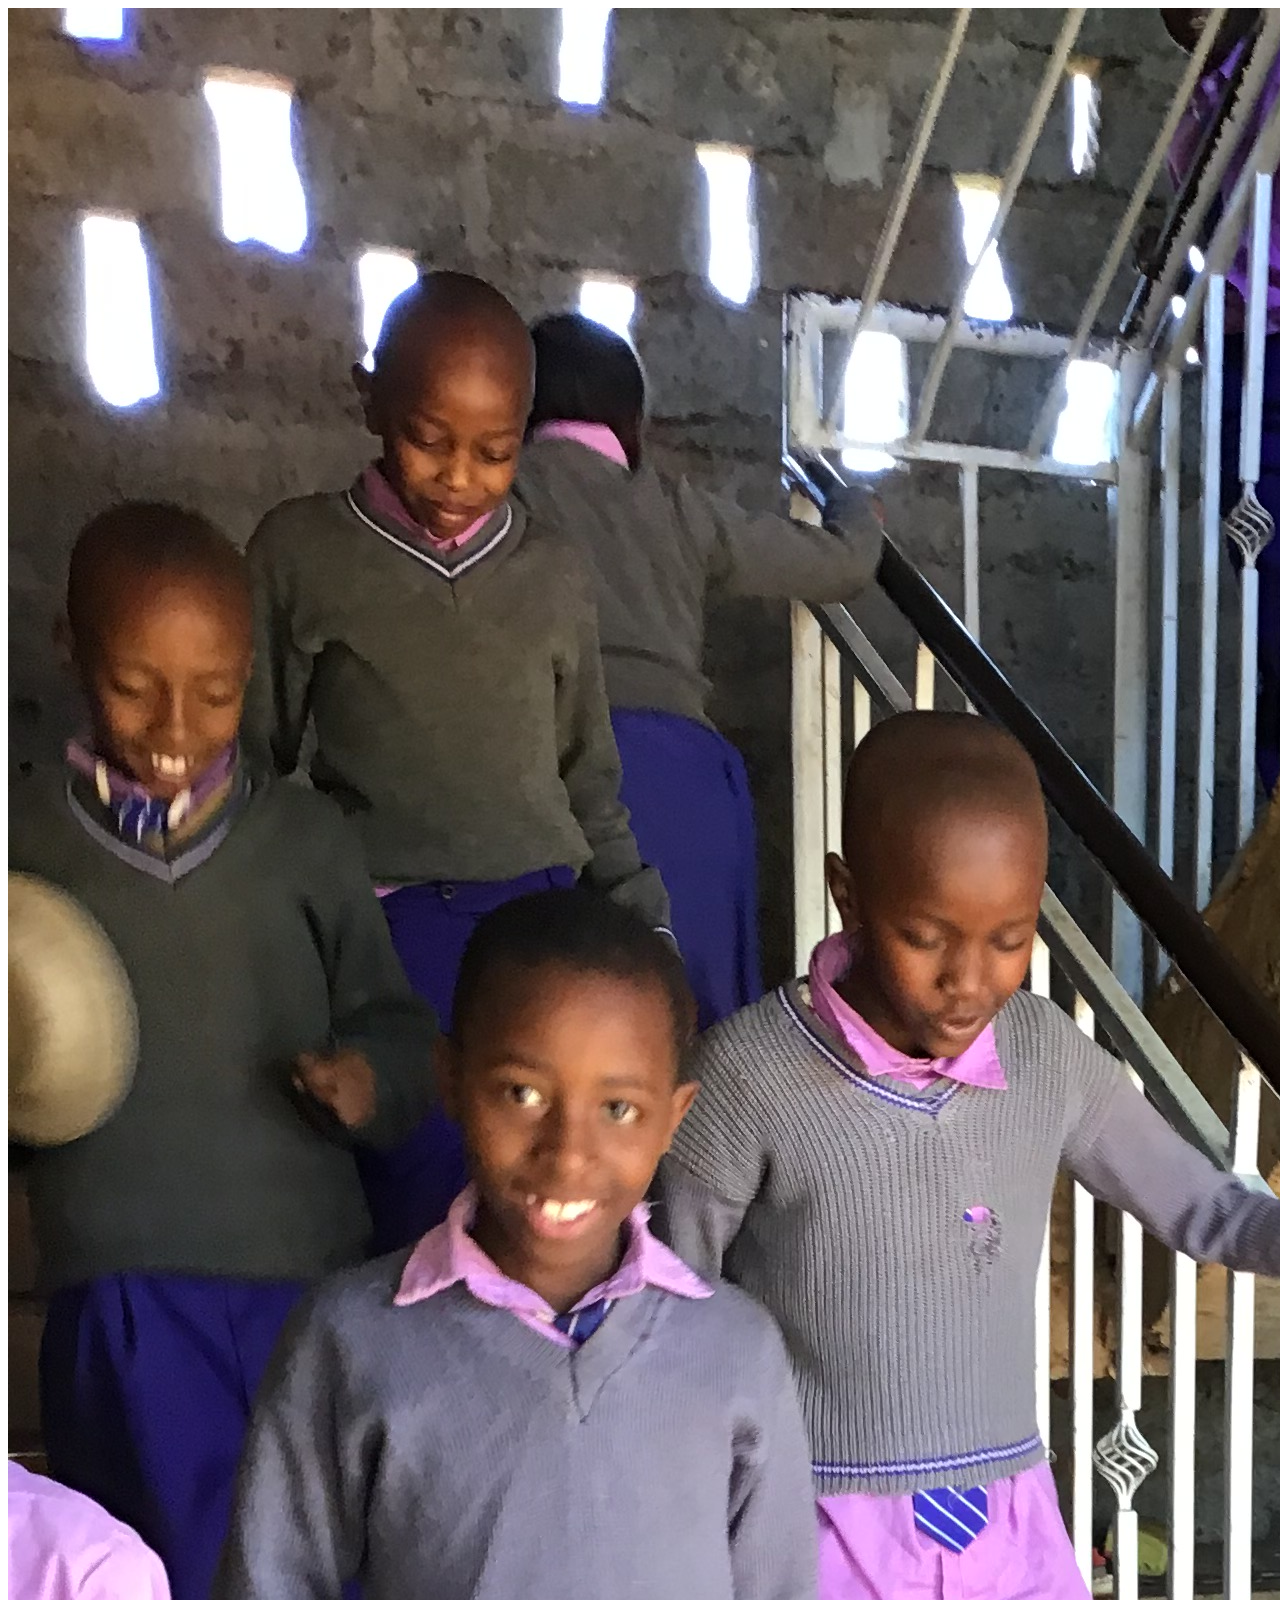
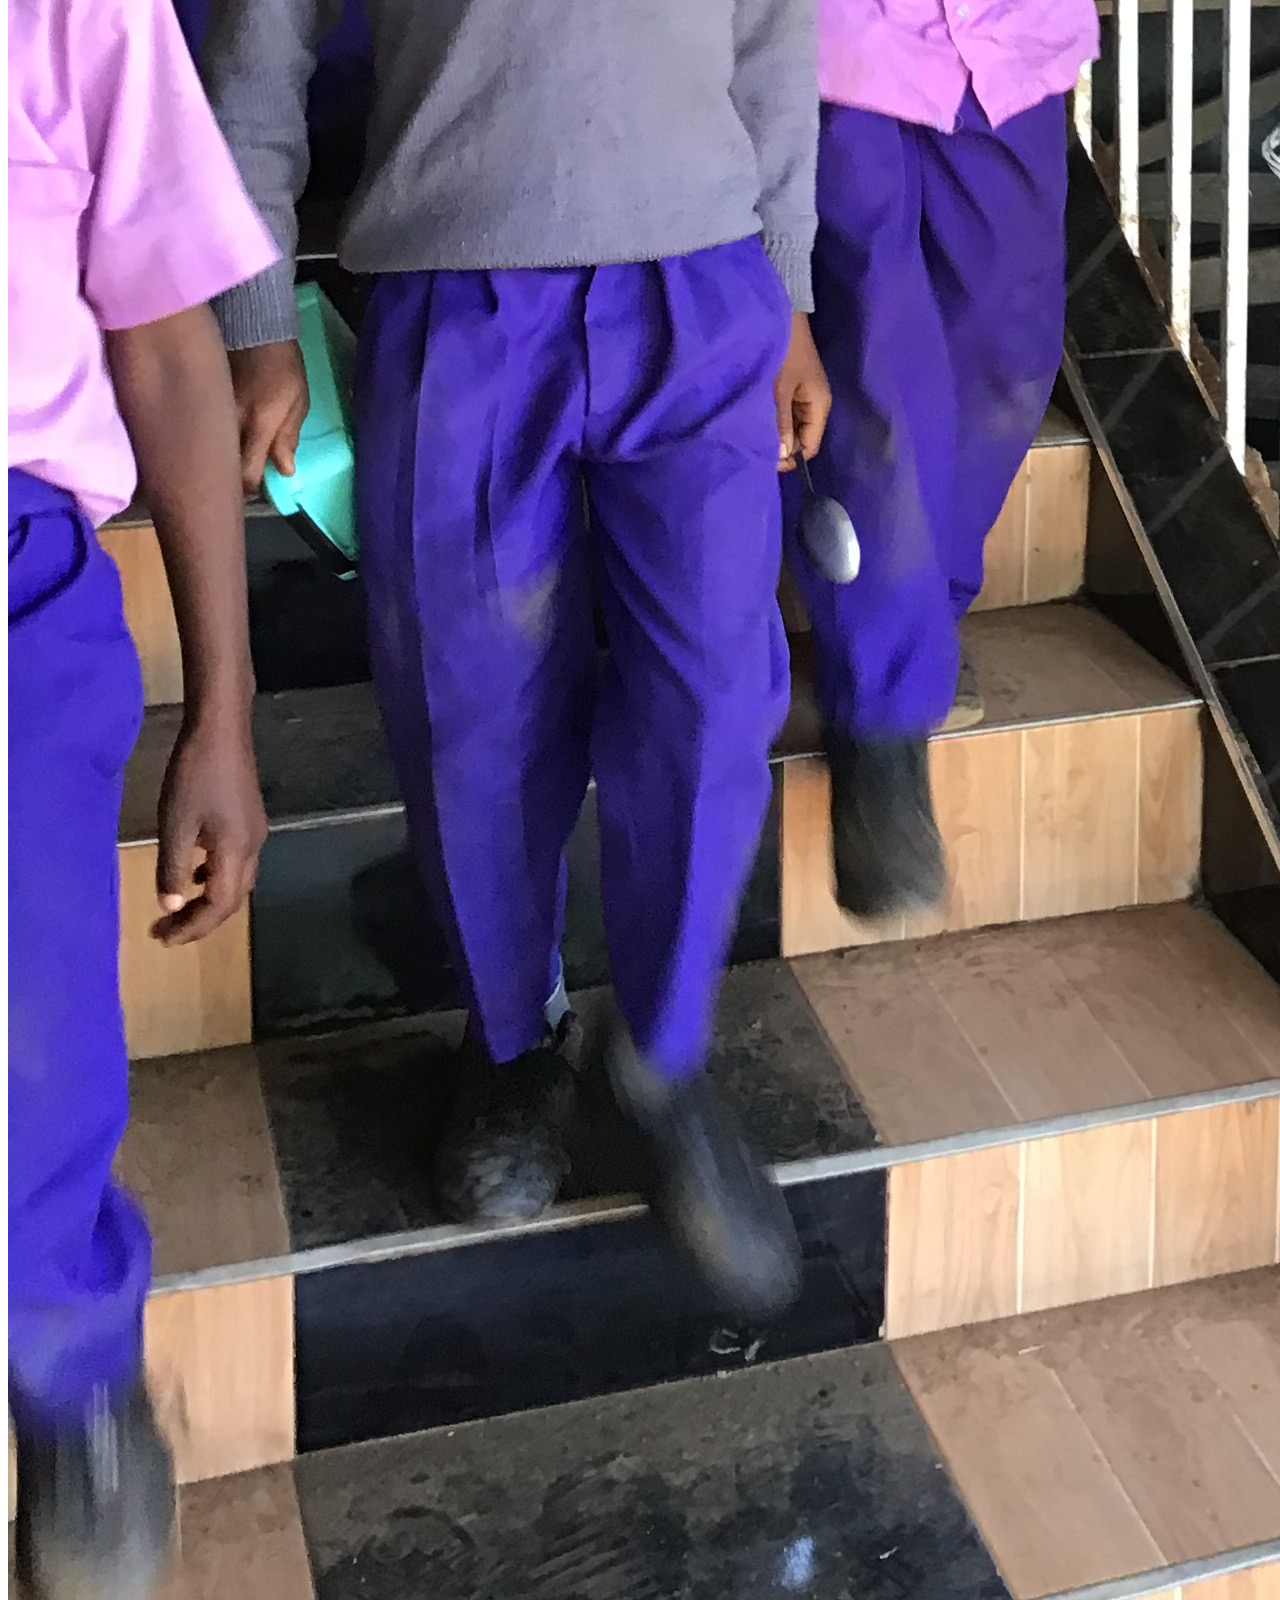
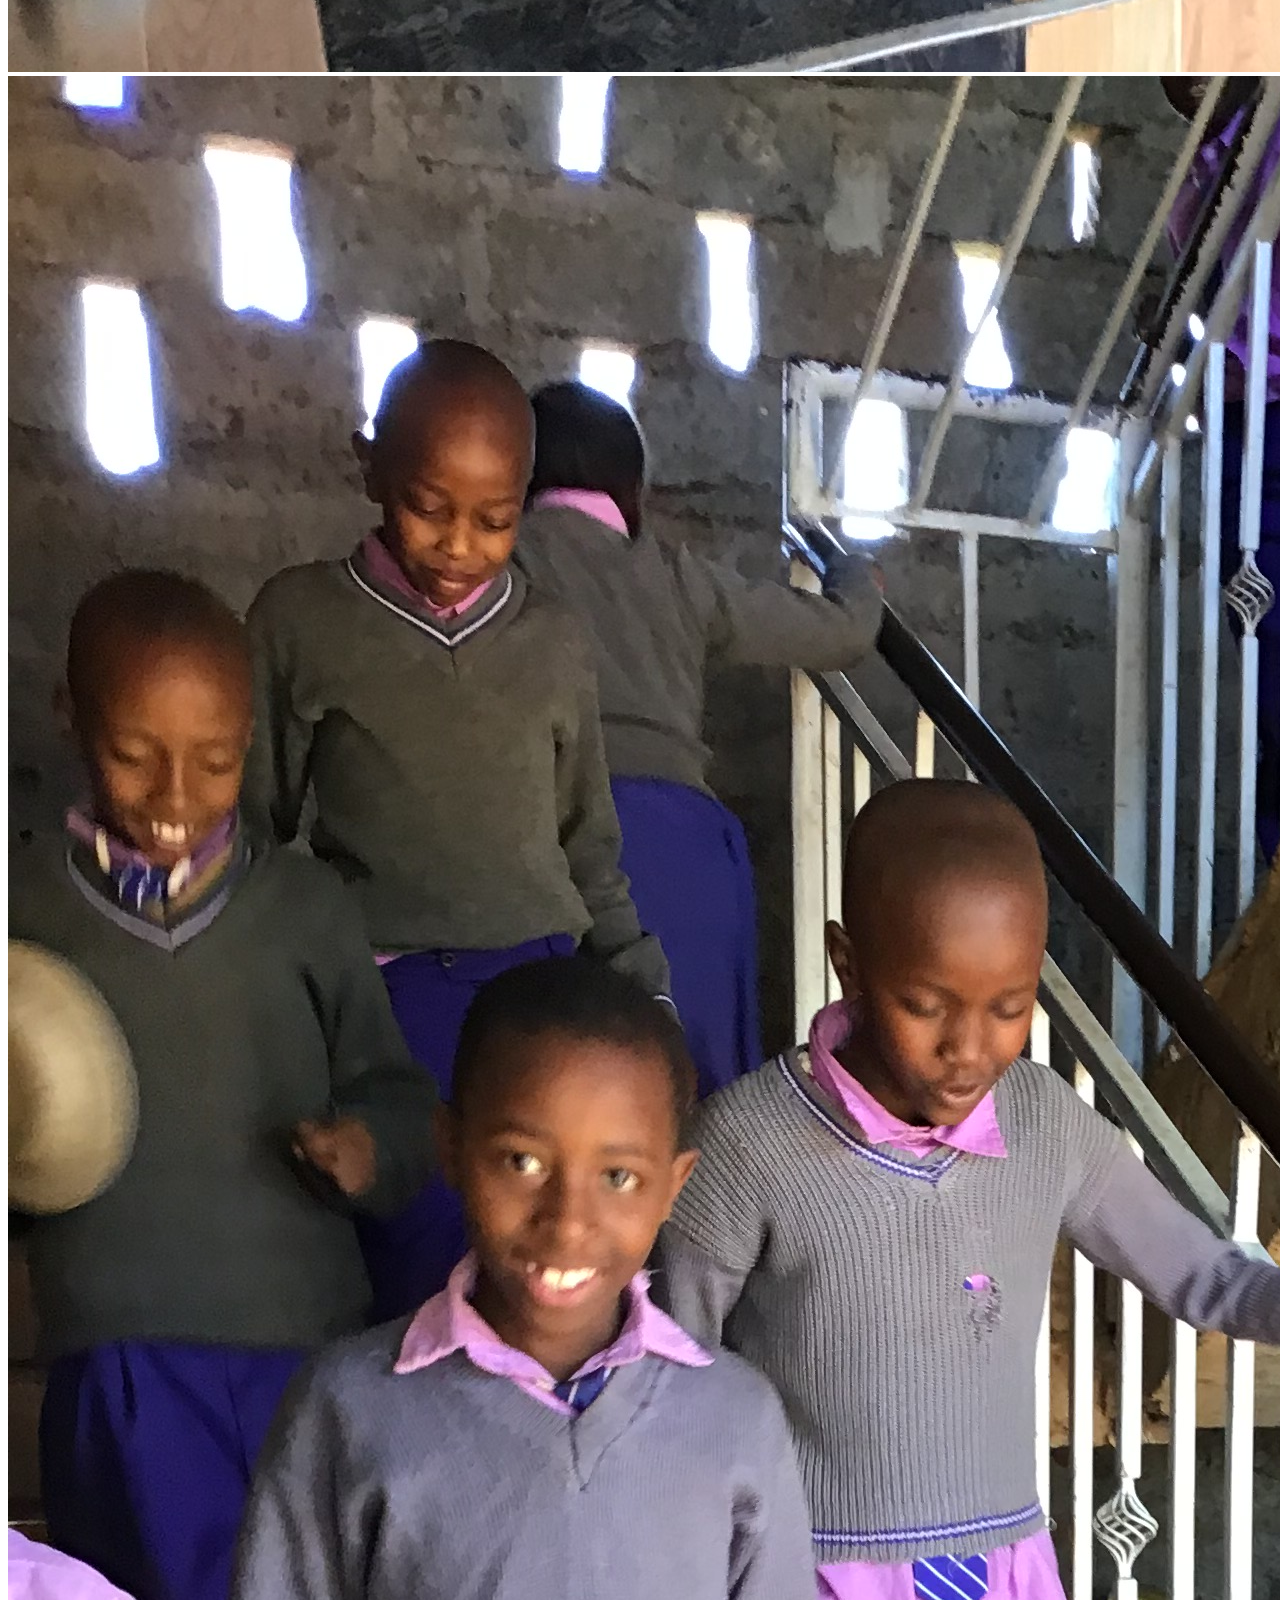
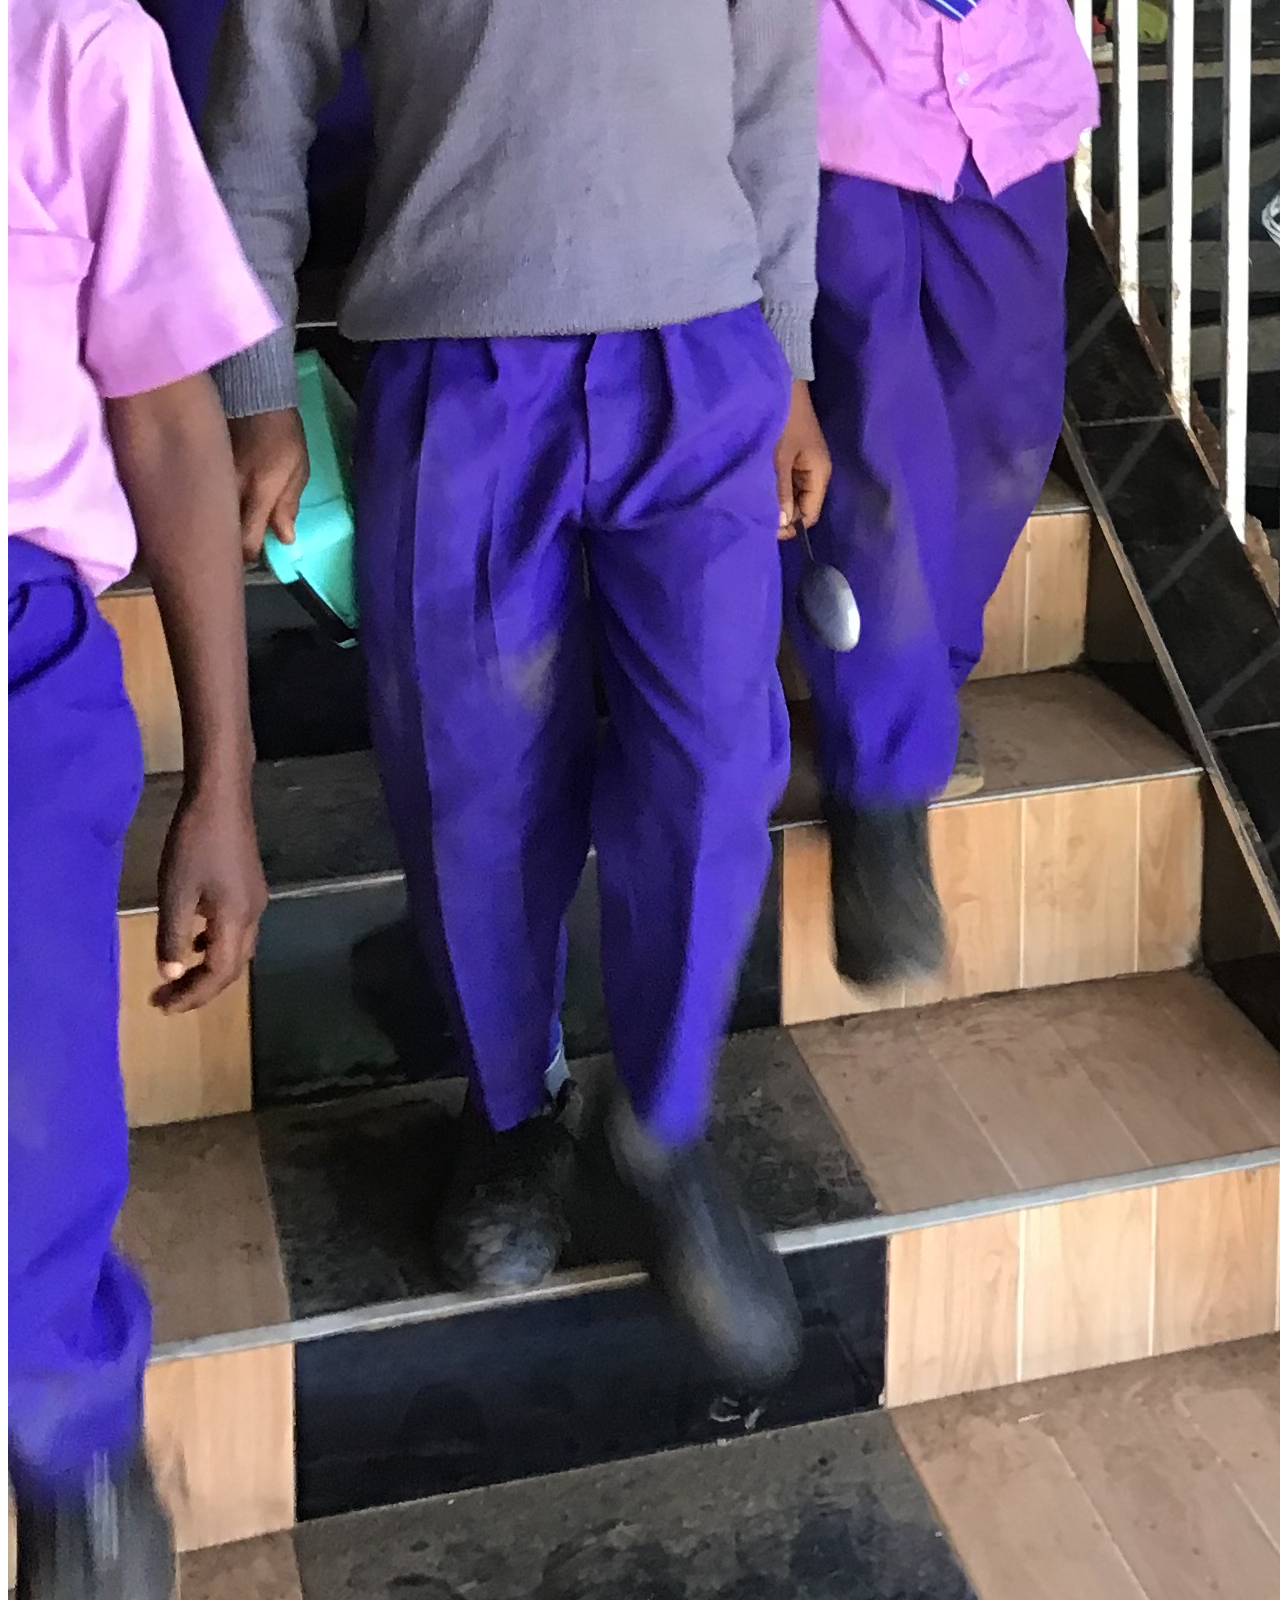
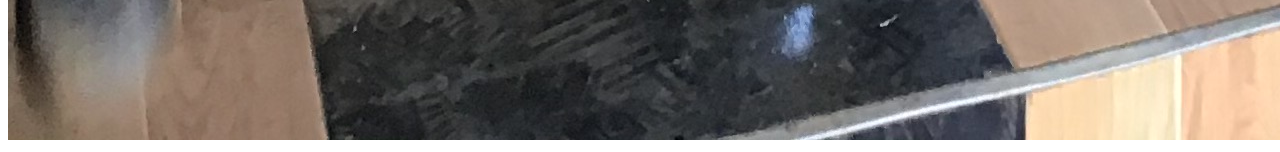
<file: co-curriculum.html>
<!DOCTYPE html>
<html lang="en">
<head>
    <meta charset="UTF-8">
    <meta name="viewport" content="width=device-width, initial-scale=1.0">
    <title>Document</title>
</head>
<body>
    <div>
        <img src="./images/IMG_0085.JPG">
        <img src="./images/IMG_0085.JPG">
    </div>
    
</body>
</html>
</file>
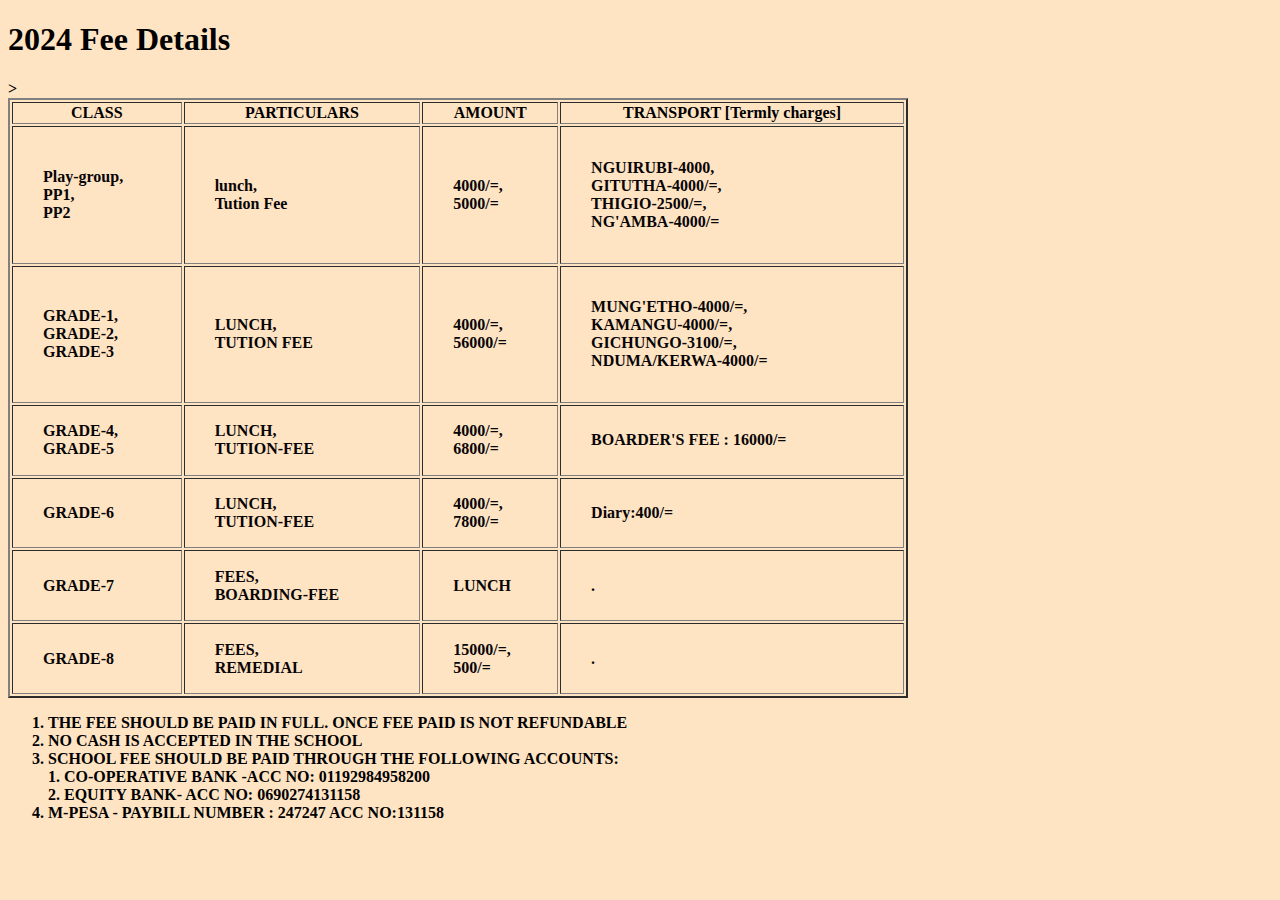
<file: fee.html>
<!DOCTYPE html>
<html lang="en">
<head>
    <meta charset="UTF-8">
    <meta name="viewport" content="width=device-width, initial-scale=1.0">
    <title>Fee Structure</title>
    <link rel="stylesheet" href="./fee.css" type="text/css">

</head>
<body>
    <h1>2024 Fee Details</h1>

<table class="table" border="2"> <!-- border attribute adds a border to the table --> >
    <thead> <!-- Thead for table header -->
        <tr> <!-- Table row for table header -->
            <th>CLASS</th> <!-- Table header cell -->
            <th>PARTICULARS</th>
            <th>AMOUNT</th>
            <th>TRANSPORT [Termly charges]</th>
        </tr>
    </thead>
    <tbody class="tbody"> <!-- Tbody for table body -->
        <tr> <!-- Table row -->
            <td>Play-group,<br> PP1,<br>PP2</td> <!-- Table data cell -->
            <td>lunch, <br>Tution Fee</td>
            <td>4000/=,<br>5000/=</td>
            <td>NGUIRUBI-4000,<br>GITUTHA-4000/=,<br>THIGIO-2500/=,<br>NG'AMBA-4000/=</td>
        </tr>
        <tr>
            <td>GRADE-1,<br>GRADE-2,<br>GRADE-3</td>
            <td>LUNCH,<br>TUTION FEE</td>
            <td>4000/=,<br>56000/=</td>
            <td>MUNG'ETHO-4000/=,<br>KAMANGU-4000/=,<br>GICHUNGO-3100/=,<br>NDUMA/KERWA-4000/=</td>
        </tr>
        <tr>
            <td>GRADE-4,<br>GRADE-5</td>
            
            <td>LUNCH,<br> TUTION-FEE</td>
            <td>4000/=,<br>6800/=</td>
            <td>BOARDER'S FEE : 16000/=</td>
        </tr>
        <tr>
            <td>GRADE-6</td>
            <td>LUNCH,<br>TUTION-FEE</td>
            <td>4000/=,<br>7800/=</td>
            <td>Diary:400/=</td>
        </tr>
        <tr>
            <td>GRADE-7</td>
            <td>FEES,<br>BOARDING-FEE</td>
            <td>LUNCH</td>
            <td>.</td>
        </tr>
        <tr>
            <td>GRADE-8</td>
            <td>FEES,<br>REMEDIAL</td>
            <td>15000/=,<br>500/=</td>
            <td>.</td>
        </tr>
    </tbody>

</table>
<ol>
    <li>THE FEE SHOULD BE PAID IN FULL. ONCE FEE PAID IS NOT REFUNDABLE</li>
    <li>NO CASH IS ACCEPTED  IN THE SCHOOL</li>
    <li>SCHOOL FEE SHOULD BE PAID THROUGH THE FOLLOWING ACCOUNTS: <br>1. CO-OPERATIVE BANK -ACC NO: 01192984958200<br>2. EQUITY BANK- ACC NO: 0690274131158</li>
    <li>M-PESA - PAYBILL NUMBER : 247247 ACC NO:131158</li>
</ol>

</body>
</html>
</file>
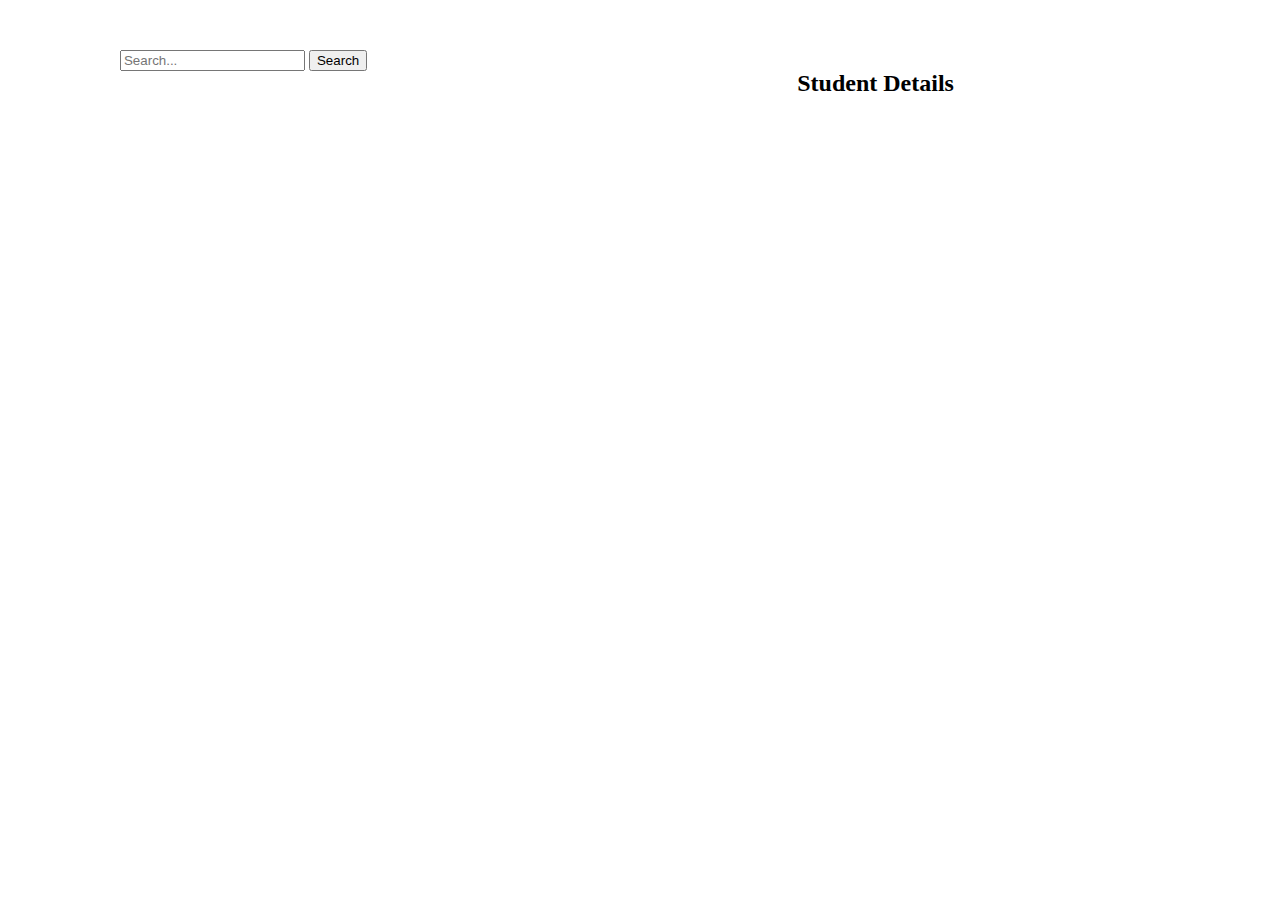
<file: login.html>
<!DOCTYPE html>
<html lang="en">
<head>
    <meta charset="UTF-8">
    <meta name="viewport" content="width=device-width, initial-scale=1.0">
    <title>Login</title>
    <link rel="stylesheet" href="./login.css">
</head>
<body>
    <div class="container">
        <div class="search-container">
            <input type="text" id="search-input" placeholder="Search...">
            <button id="search-button">Search</button>
        </div>
        <div class="student-details">
            <h2>Student Details</h2>
            <div id="student-details"></div>
        </div>
    </div>
    <script src="./script.js"></script>
</body>
</html>
</file>
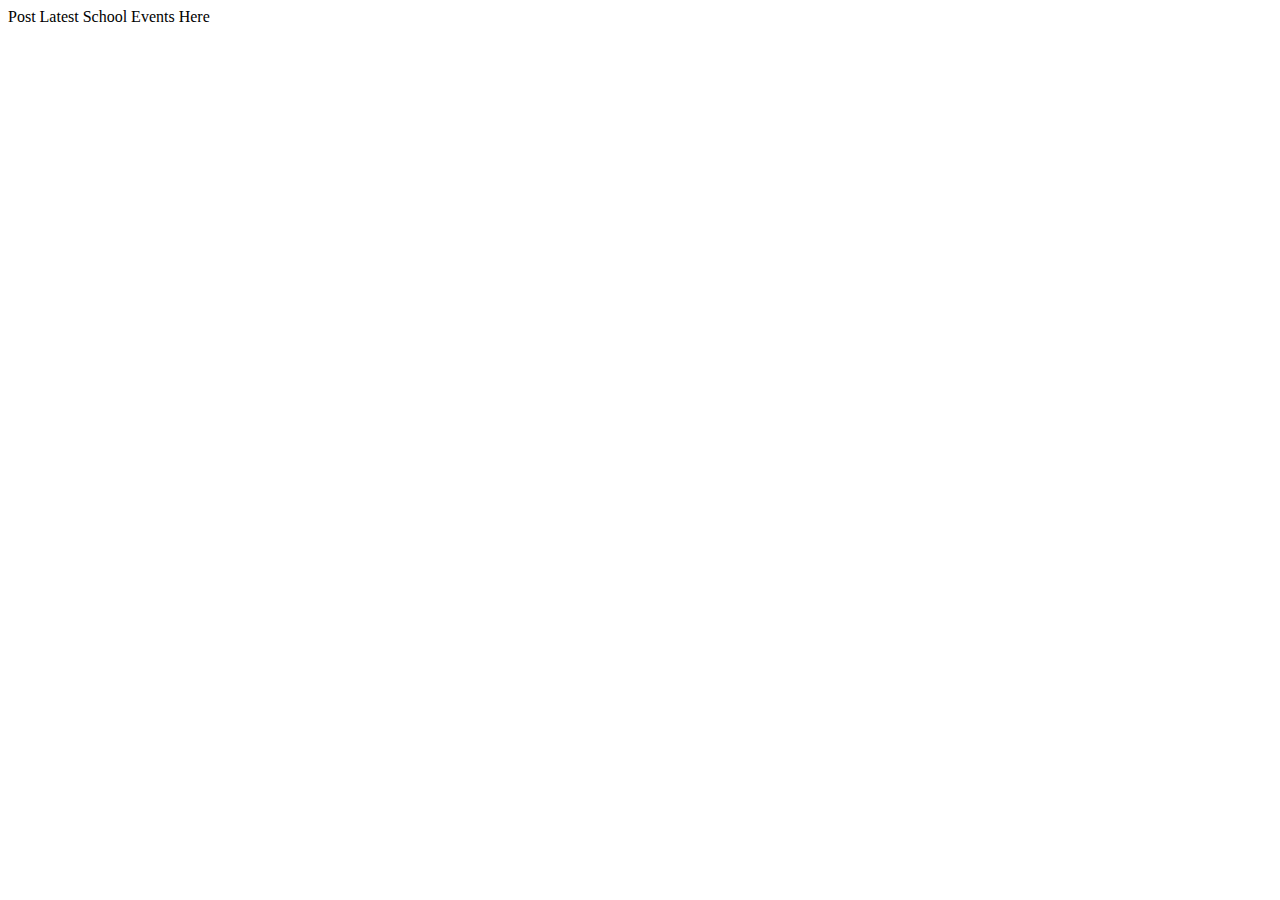
<file: school_events.html>
<!DOCTYPE html>
<html lang="en">
<head>
    <meta charset="UTF-8">
    <meta name="viewport" content="width=device-width, initial-scale=1.0">
    <title>Document</title>
</head>
<body>
    Post Latest School Events Here
</body>
</html>
</file>
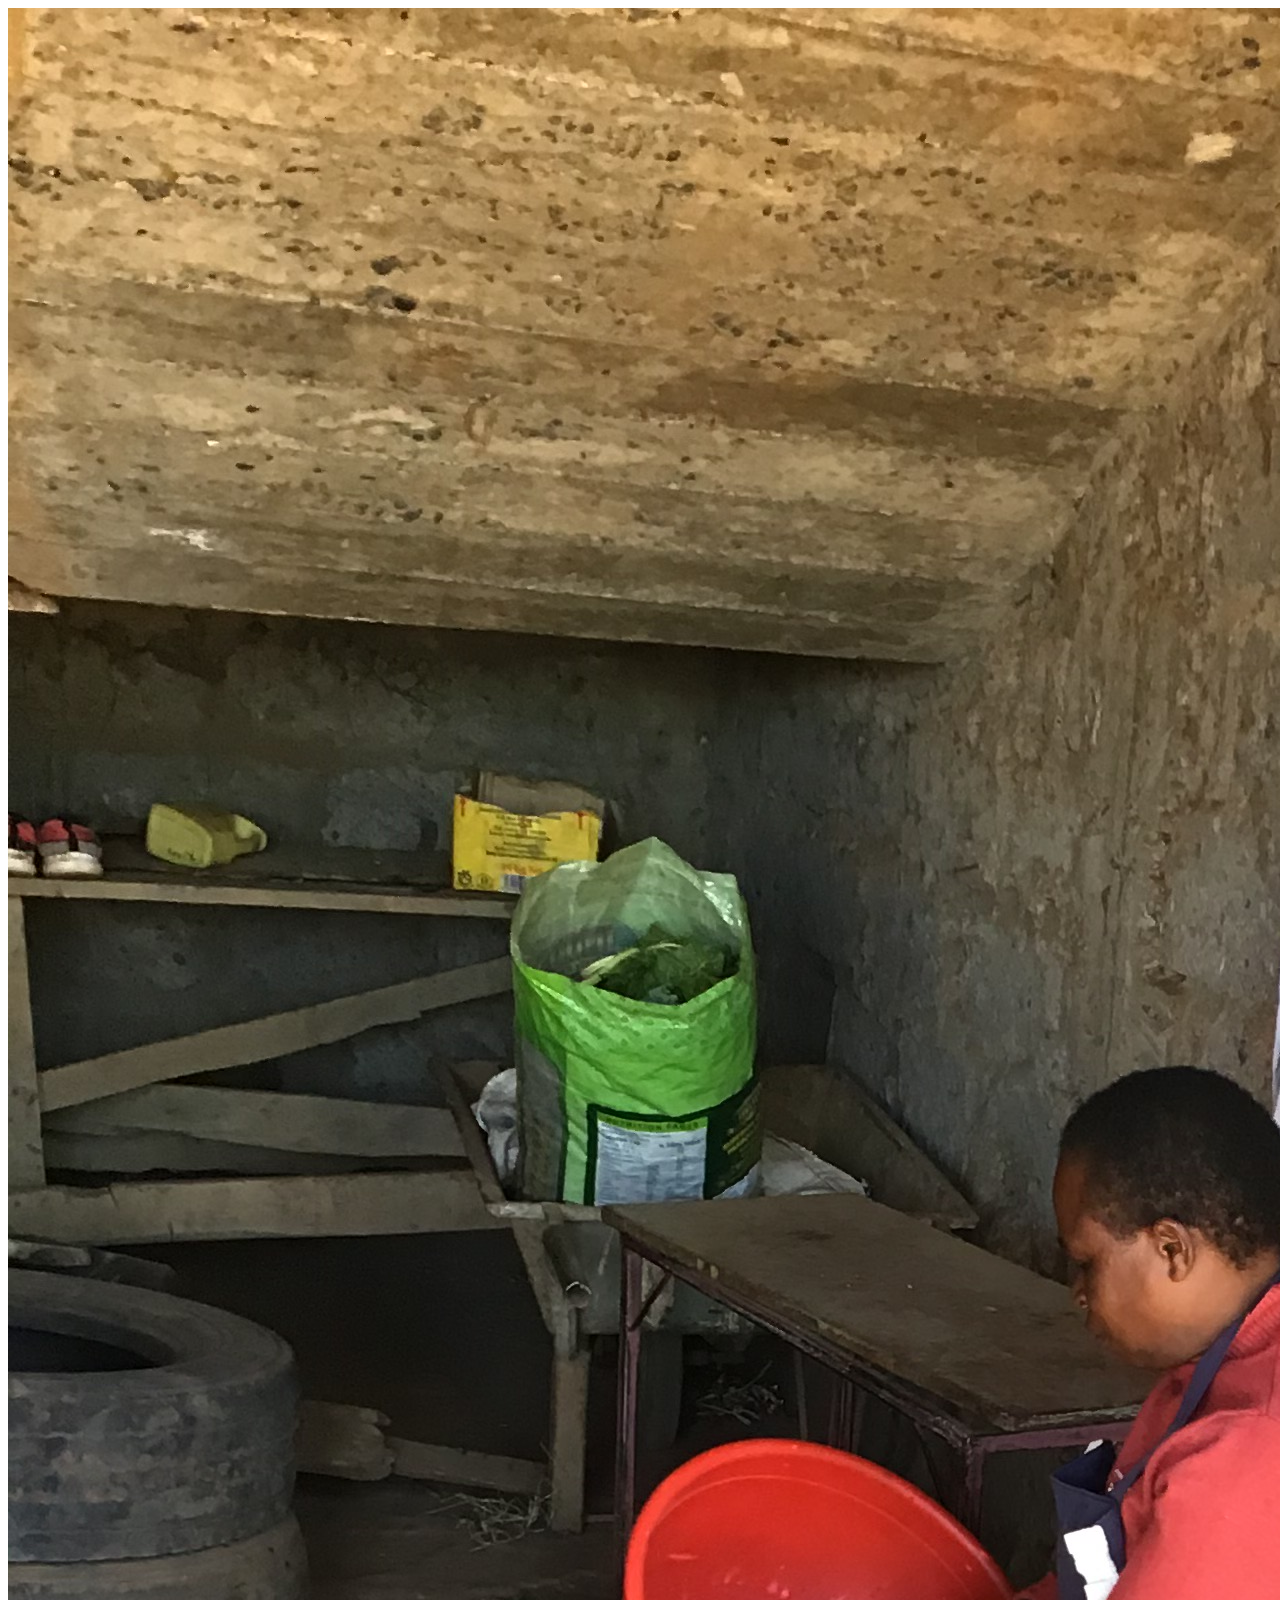
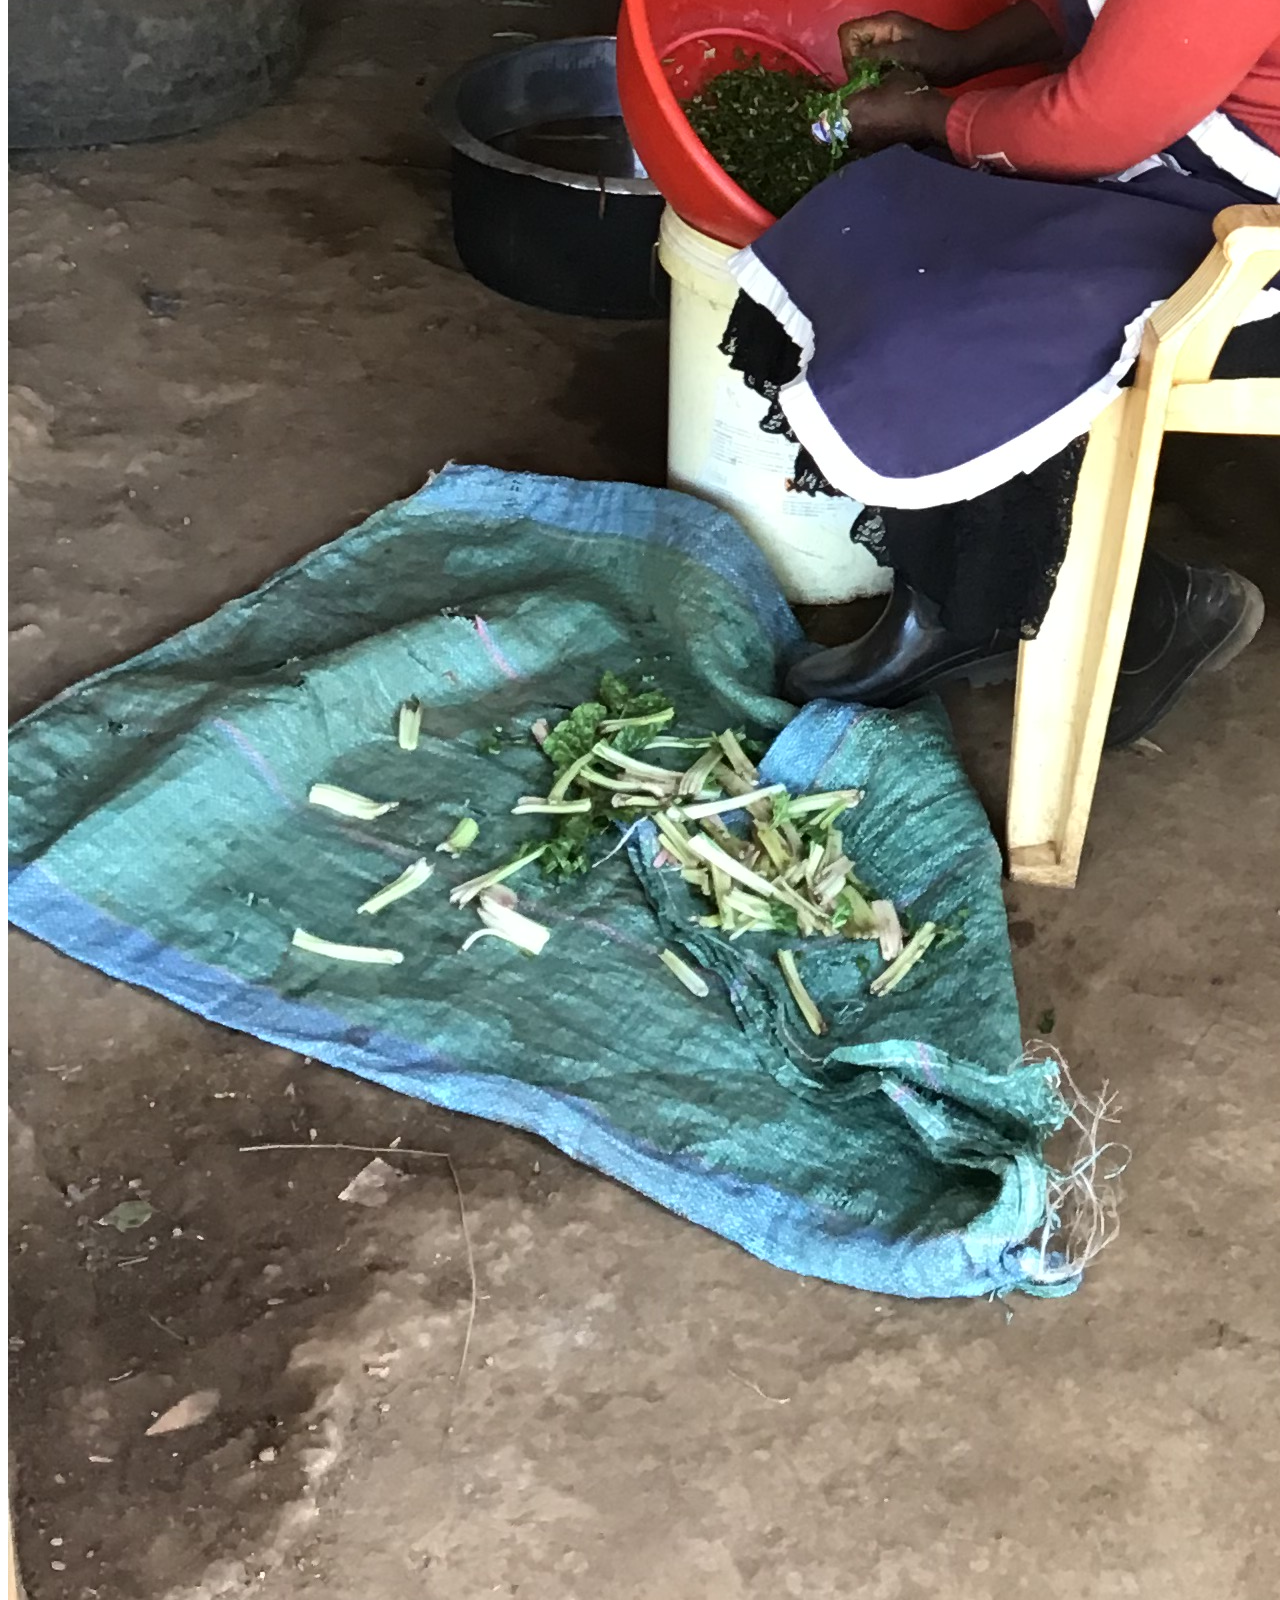
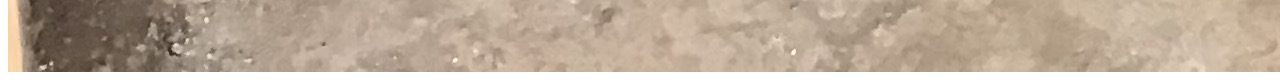
<file: student.html>
<!DOCTYPE html>
<html lang="en">
<head>
    <meta charset="UTF-8">
    <meta name="viewport" content="width=device-width, initial-scale=1.0">
    <title>Student's life</title>
</head>
<body>
    <img src="./images/IMG_0081.JPG">
</body>
</html>
</file>
<file: fee.css>
* {
    box-sizing: border-box;
    font-weight:700;
    align-items: center;
    background-color: bisque;
}
h1 {
    font-weight: 700;
    color: black;
}

.table {
    width: 900px;
    height: 600px;
    padding: 0px 0px 0px 0px;
}
.table .tbody tr td {
    padding: 0px 0px 0px 30px;
    font-weight: 600;
    color: rgb(8, 5, 6);
}
</file>
<file: login.css>
.container {
    display: flex;
    justify-content: space-around;
    margin-top: 50px;
}

.students-list, .student-details {
    width: 45%;
}

.students-list h2, .student-details h2 {
    text-align: center;
}

ul {
    list-style-type: none;
    padding: 0;
}

li {
    cursor: pointer;
    padding: 10px;
    background-color: #f0f0f0;
    margin-bottom: 5px;
}

li:hover {
    background-color: #e0e0e0;
}
.container .search-container .search-input {
    padding: 10px 0px 10px 0px;
}
</file>
